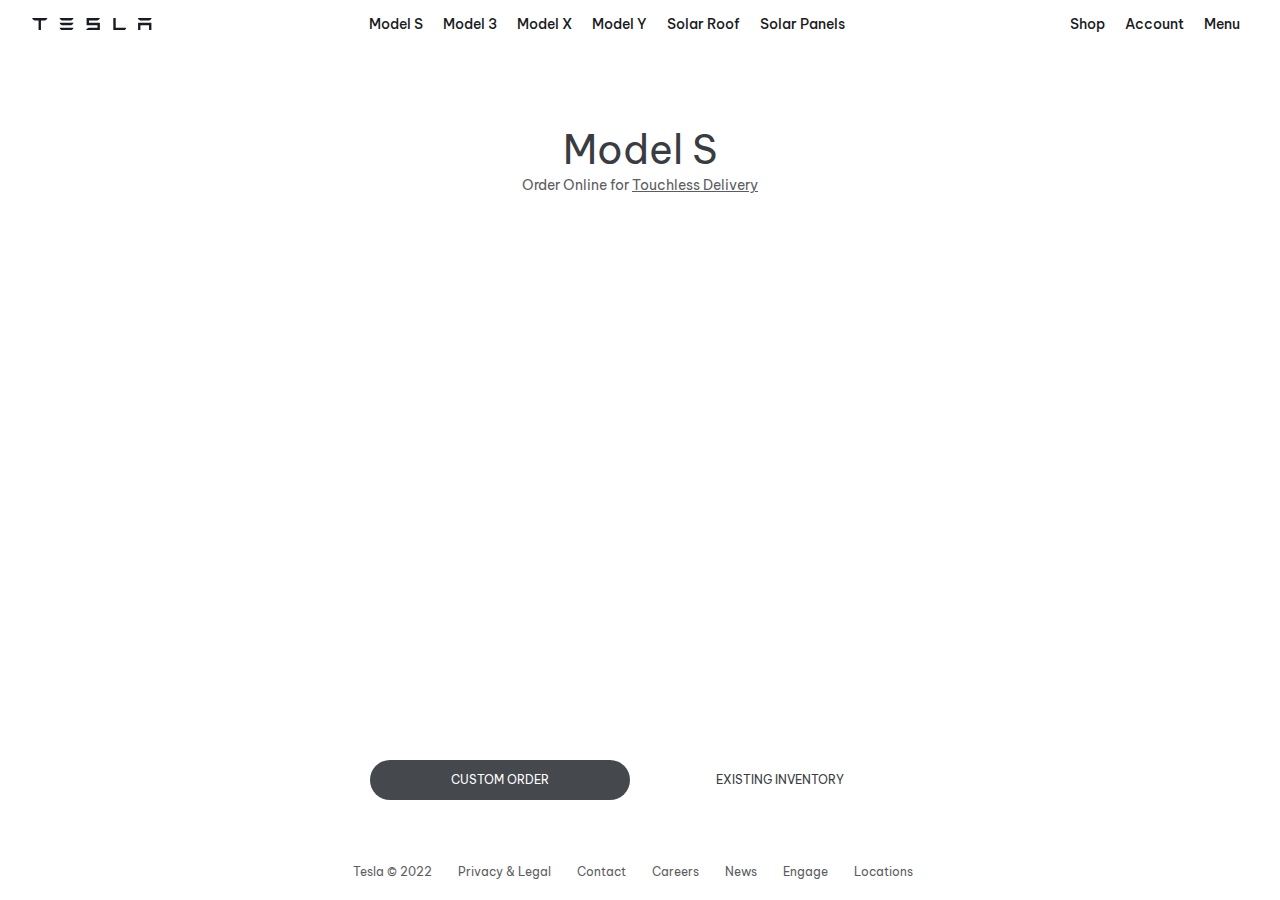
<file: views/index.html>
<!DOCTYPE html>
<html lang="en">
  <head>
    <meta charset="UTF-8" />
    <meta http-equiv="X-UA-Compatible" content="IE=edge" />
    <meta name="viewport" content="width=device-width, initial-scale=1.0" />
    <title>Tesla Clone Home Page</title>
    <link rel="stylesheet" href="reset.css" />
    <link rel="stylesheet" href="primary-nav.css" />
    <link rel="stylesheet" href="main-background-images.css" />
    <link rel="stylesheet" href="main.css" />
    <link rel="stylesheet" href="primary-footer.css" />
  </head>
  <body>
    <header class="primary-header">
      <nav class="primary-nav">
        <a href="index.html">
          <div class="logo-container">
            <svg
              class="tds-icon tds-icon-logo-wordmark tds-site-logo-icon"
              viewBox="0 0 342 35"
              xmlns="http://www.w3.org/2000/svg"
            >
              <path
                d="M0 .1a9.7 9.7 0 007 7h11l.5.1v27.6h6.8V7.3L26 7h11a9.8 9.8 0 007-7H0zm238.6 0h-6.8v34.8H263a9.7 9.7 0 006-6.8h-30.3V0zm-52.3 6.8c3.6-1 6.6-3.8 7.4-6.9l-38.1.1v20.6h31.1v7.2h-24.4a13.6 13.6 0 00-8.7 7h39.9v-21h-31.2v-7h24zm116.2 28h6.7v-14h24.6v14h6.7v-21h-38zM85.3 7h26a9.6 9.6 0 007.1-7H78.3a9.6 9.6 0 007 7zm0 13.8h26a9.6 9.6 0 007.1-7H78.3a9.6 9.6 0 007 7zm0 14.1h26a9.6 9.6 0 007.1-7H78.3a9.6 9.6 0 007 7zM308.5 7h26a9.6 9.6 0 007-7h-40a9.6 9.6 0 007 7z"
                fill="currentColor"
              ></path>
            </svg>
          </div>
        </a>
        <ul class="nav-models">
          <li><a href="#model-s">Model S</a></li>
          <li><a href="#model-3">Model 3</a></li>
          <li><a href="#model-x">Model X</a></li>
          <li><a href="#model-y">Model Y</a></li>
          <li><a href="#solar-roof">Solar Roof</a></li>
          <li><a href="#solar-panels">Solar Panels</a></li>
        </ul>

        <ul class="nav-settings">
          <li><a href="#">Shop</a></li>
          <li><a href="signin.html">Account</a></li>
          <li><a href="#">Menu</a></li>
        </ul>
      </nav>
    </header>

    <main>
      <div class="images-container">
        <section class="model-s" id="model-s">
          <div class="model-heading">
            <h1>Model S</h1>
            <p class="product-description">
              Order Online for <a href="./support.html">Touchless Delivery</a>
            </p>
          </div>
          <div class="order-anchors">
            <a href="#"><span>Custom Order</span></a>
            <a href="./existing-orders.html"><span>Existing Inventory</span></a>
          </div>
        </section>

        <section class="model-3" id="model-3">
          <div class="model-heading">
            <h1>Model 3</h1>
            <p class="product-description">
              Order Online for <a href="support.html">Touchless Delivery</a>
            </p>
          </div>
          <div class="order-anchors">
            <a href="#"><span>Custom Order</span></a>
            <a href="existing-orders.html"><span>Existing Inventory</span></a>
          </div>
        </section>

        <section class="model-x" id="model-x">
          <div class="model-heading">
            <h1>Model X</h1>
            <p class="product-description">
              Order Online for <a href="support.html">Touchless Delivery</a>
            </p>
          </div>
          <div class="order-anchors">
            <a href="#"><span>Custom Order</span></a>
            <a href="existing-orders.html"><span>Existing Inventory</span></a>
          </div>
        </section>

        <section class="model-y" id="model-y">
          <div class="model-heading">
            <h1>Model Y</h1>
            <p class="product-description">
              Order Online for <a href="support.html">Touchless Delivery</a>
            </p>
          </div>
          <div class="order-anchors">
            <a href="#"><span>Custom Order</span></a>
            <a href="existing-orders.html"><span>Existing Inventory</span></a>
          </div>
        </section>

        <section class="solar-roof" id="solar-roof">
          <div class="model-heading">
            <h1>Solar Roof</h1>
            <p class="product-description">
              Lowest Cost Solar Panels in America
            </p>
          </div>
          <div class="order-anchors">
            <a href="#"><span>Order Now</span></a>
            <a href="#"><span>Learn More</span></a>
          </div>
        </section>

        <section class="solar-panels" id="solar-panels">
          <div class="model-heading">
            <h1>Solar Panels</h1>
            <p class="product-description">
              Produce Clean Energy From Your Roof
            </p>
          </div>
          <div class="order-anchors">
            <a href="#"><span>Order Now</span></a>
            <a href="#"><span>Learn More</span></a>
          </div>
        </section>

        <section class="accessories">
          <div class="model-heading">
            <h1>Accessories</h1>
          </div>
          <div class="order-anchors">
            <a href="#"><span>Shop Now</span></a>
          </div>
        </section>
      </div>
    </main>

    <footer>
      <ul class="footer-links">
        <li><a href="#">Tesla &#169; 2022</a></li>
        <li><a href="#">Privacy & Legal</a></li>
        <li><a href="#">Contact</a></li>
        <li><a href="#">Careers</a></li>
        <li><a href="#">News</a></li>
        <li><a href="#">Engage</a></li>
        <li><a href="#">Locations</a></li>
      </ul>
    </footer>
  </body>
</html>
</file>
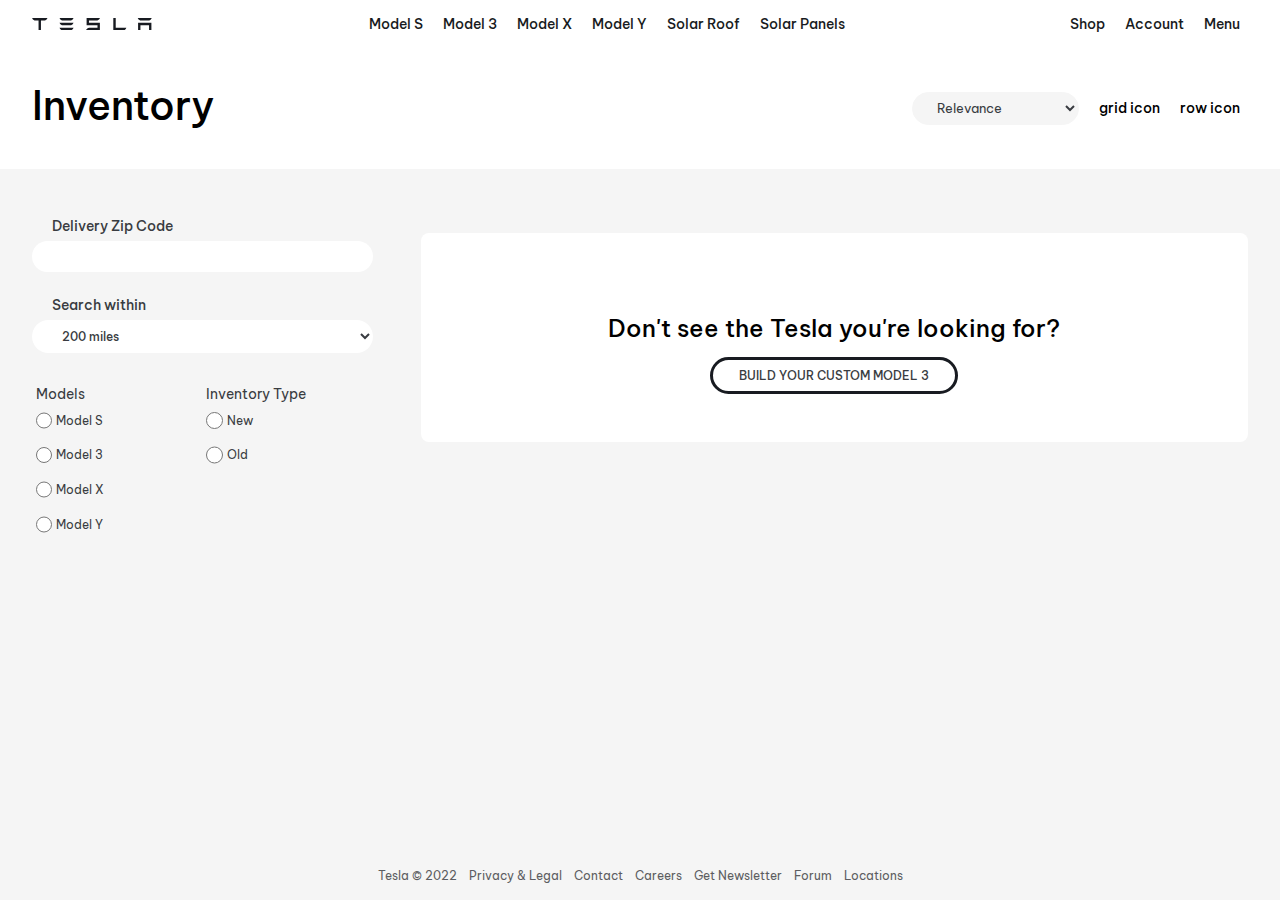
<file: views/existing-orders.html>
<!DOCTYPE html>
<html lang="en">
  <head>
    <meta charset="UTF-8" />
    <meta http-equiv="X-UA-Compatible" content="IE=edge" />
    <meta name="viewport" content="width=device-width, initial-scale=1.0" />
    <title>New & Used Electric Cars | Tesla Clone</title>
    <link rel="stylesheet" href="existing-orders.css" />
  </head>
  <body>
    <div class="page-container">
      <header class="primary-header">
        <nav class="primary-nav">
          <a href="index.html">
            <div class="logo-container">
              <svg
                class="tds-icon tds-icon-logo-wordmark tds-site-logo-icon"
                viewBox="0 0 342 35"
                xmlns="http://www.w3.org/2000/svg"
              >
                <path
                  d="M0 .1a9.7 9.7 0 007 7h11l.5.1v27.6h6.8V7.3L26 7h11a9.8 9.8 0 007-7H0zm238.6 0h-6.8v34.8H263a9.7 9.7 0 006-6.8h-30.3V0zm-52.3 6.8c3.6-1 6.6-3.8 7.4-6.9l-38.1.1v20.6h31.1v7.2h-24.4a13.6 13.6 0 00-8.7 7h39.9v-21h-31.2v-7h24zm116.2 28h6.7v-14h24.6v14h6.7v-21h-38zM85.3 7h26a9.6 9.6 0 007.1-7H78.3a9.6 9.6 0 007 7zm0 13.8h26a9.6 9.6 0 007.1-7H78.3a9.6 9.6 0 007 7zm0 14.1h26a9.6 9.6 0 007.1-7H78.3a9.6 9.6 0 007 7zM308.5 7h26a9.6 9.6 0 007-7h-40a9.6 9.6 0 007 7z"
                  fill="currentColor"
                ></path>
              </svg>
            </div>
          </a>
          <ul class="nav-models">
            <li><a href="index.html#model-s">Model S</a></li>
            <li><a href="index.html#model-3">Model 3</a></li>
            <li><a href="index.html#model-x">Model X</a></li>
            <li><a href="index.html#model-y">Model Y</a></li>
            <li><a href="index.html#solar-roof">Solar Roof</a></li>
            <li><a href="index.html#solar-panels">Solar Panels</a></li>
          </ul>

          <ul class="nav-settings">
            <li><a href="#">Shop</a></li>
            <li><a href="signin.html">Account</a></li>
            <li><a href="#">Menu</a></li>
          </ul>
        </nav>
      </header>
      <header class="secondary-header">
        <nav>
          <h1>Inventory</h1>
          <ul class="secondary-nav">
            <li>
              <label for="filter"></label>
              <select id="filter" name="filter">
                <option value="relevance">Relevance</option>
                <option value="price-low-high">Price: low to high</option>
                <option value="price-high-low">Price: high to low</option>
                <option value="mileage-low-high">Mileage: low to high</option>
                <option value="mileage-high-low">Mileage: high to low</option>
              </select>
            </li>
            <li><a href="#">grid icon</a></li>
            <li><a href="#">row icon</a></li>
          </ul>
        </nav>
      </header>

      <div class="main-container">
        <aside>
          <div class="zip-search-container">
            <div class="zip-code">
              <label for="zip-code">Delivery Zip Code</label>
              <input type="text" id="zip-code" />
            </div>
            <div class="search-radius">
              <label for="search-within">Search within</label>
              <select name="search-within" id="search-within">
                <!-- <div class="arrow-svg-container">
                <svg
                  class="tds-icon tds-icon--inline tds-icon-arrow"
                  viewBox="0 0 30 30"
                  xmlns="http://www.w3.org/2000/svg"
                >
                  <path
                    stroke="var(--tds-icon--fill, #171a20)"
                    stroke-width="1.5"
                    d="M10.5 17.5l4.5-4 4.5 4"
                    fill="none"
                    stroke-linecap="round"
                    stroke-linejoin="round"
                    transform="rotate(180 15 15)"
                  ></path>
                </svg>
              </div> -->
                <option value="200">200 miles</option>
                <option value="150">150 miles</option>
                <option value="100">100 miles</option>
                <option value="50">50 miles</option>
              </select>
            </div>
          </div>

          <div class="model-inventory">
            <div class="radio-models">
              <p>Models</p>
              <div>
                <input type="radio" name="model" id="model-s" value="model-s" />
                <label for="model-s">Model S</label>
              </div>
              <div>
                <input type="radio" name="model" id="model-3" value="model-3" />
                <label for="model-3">Model 3</label>
              </div>
              <div>
                <input type="radio" name="model" id="model-x" value="model-x" />
                <label for="model-x">Model X</label>
              </div>
              <div>
                <input type="radio" name="model" id="model-y" value="model-y" />
                <label for="model-s">Model Y</label>
              </div>
            </div>
            <div class="radio-inventory">
              <p>Inventory Type</p>
              <div>
                <input type="radio" name="inventory" id="new" value="new" />
                <label for="new">New</label>
              </div>
              <div>
                <input type="radio" name="inventory" id="old" value="old" />
                <label for="old">Old</label>
              </div>
            </div>
          </div>
        </aside>

        <div class="search-container">
          <div class="search-result">
            <h2>Don't see the Tesla you're looking for?</h2>
            <button type="button" id="search-result-button">
              Build Your Custom Model 3
            </button>
          </div>
        </div>
      </div>

      <footer>
        <ul class="footer-links">
          <li><a href="#">Tesla &#169; 2022</a></li>
          <li><a href="#">Privacy & Legal</a></li>
          <li><a href="#">Contact</a></li>
          <li><a href="#">Careers</a></li>
          <li><a href="#">Get Newsletter</a></li>
          <li><a href="#">Forum</a></li>
          <li><a href="#">Locations</a></li>
        </ul>
      </footer>
    </div>
  </body>
</html>
</file>
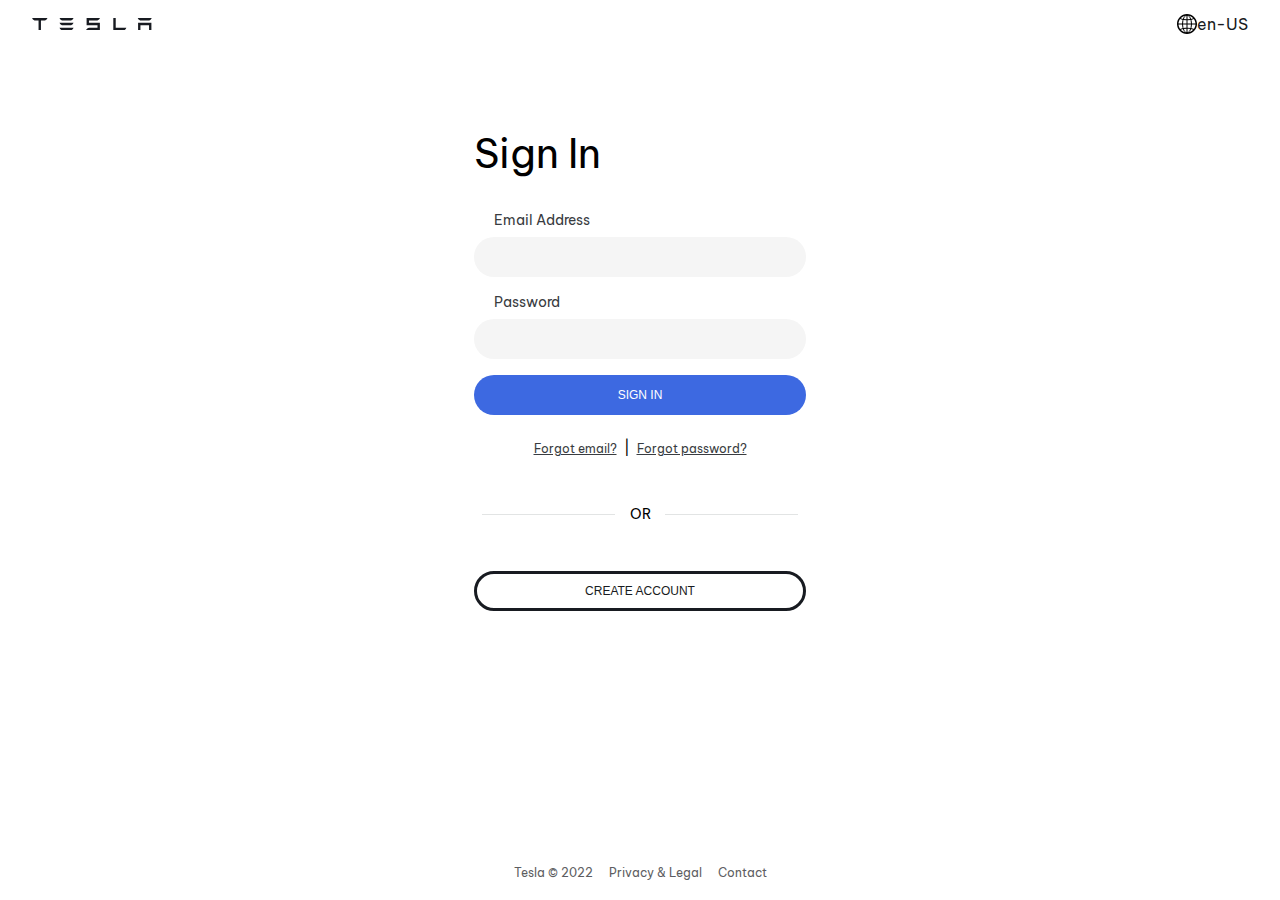
<file: views/signin.html>
<!DOCTYPE html>
<html lang="en">
  <head>
    <meta charset="UTF-8" />
    <meta http-equiv="X-UA-Compatible" content="IE=edge" />
    <meta name="viewport" content="width=device-width, initial-scale=1.0" />
    <title>Sign In Clone</title>
    <link rel="stylesheet" href="signin.css" />
  </head>
  <body>
    <header>
      <nav>
        <a href="index.html">
          <div class="logo-container">
            <svg
              class="tds-icon tds-icon-logo-wordmark tds-site-logo-icon"
              viewBox="0 0 342 35"
              xmlns="http://www.w3.org/2000/svg"
            >
              <path
                d="M0 .1a9.7 9.7 0 007 7h11l.5.1v27.6h6.8V7.3L26 7h11a9.8 9.8 0 007-7H0zm238.6 0h-6.8v34.8H263a9.7 9.7 0 006-6.8h-30.3V0zm-52.3 6.8c3.6-1 6.6-3.8 7.4-6.9l-38.1.1v20.6h31.1v7.2h-24.4a13.6 13.6 0 00-8.7 7h39.9v-21h-31.2v-7h24zm116.2 28h6.7v-14h24.6v14h6.7v-21h-38zM85.3 7h26a9.6 9.6 0 007.1-7H78.3a9.6 9.6 0 007 7zm0 13.8h26a9.6 9.6 0 007.1-7H78.3a9.6 9.6 0 007 7zm0 14.1h26a9.6 9.6 0 007.1-7H78.3a9.6 9.6 0 007 7zM308.5 7h26a9.6 9.6 0 007-7h-40a9.6 9.6 0 007 7z"
                fill="currentColor"
              ></path>
            </svg>
          </div>
        </a>
        <div class="language-selector">
          <a href="#">
            <svg
              width="20px"
              height="20px"
              viewBox="0 0 20 20"
              version="1.1"
              xmlns="http://www.w3.org/2000/svg"
              xmlns:xlink="http://www.w3.org/1999/xlink"
              role="img"
              aria-hidden="true"
            >
              <title>Icons/globe</title>
              <g
                id="sign-in"
                stroke="none"
                stroke-width="1"
                fill="none"
                fill-rule="evenodd"
              >
                <g
                  id="SIGNIN_TOOLTIP"
                  transform="translate(-303.000000, -110.000000)"
                >
                  <g id="nav" transform="translate(0.000000, 92.000000)">
                    <g
                      id="language-picker"
                      transform="translate(298.000000, 13.000000)"
                    >
                      <g id="globe" transform="translate(5.000000, 5.000000)">
                        <path
                          d="M10.5,1 L10.5,5.306 L10.5288889,5.30606717 C12.9762963,5.25172399 15.1333333,4.81697862 17,4.00183105 L17,5 C15.126276,5.78071834 12.9599818,6.195724 10.5011176,6.24501699 L10.5,9.495 L19.5,9.495 L19.5,10.495 L10.5,10.495 L10.5010649,13.754982 C12.784979,13.8007628 14.8164759,14.1620651 16.5955556,14.8388889 L17,15 L17,15.9981689 C15,15.1247965 12.6666667,14.6881104 10,14.6881104 L10.5,14.693 L10.5,19 L9.5,19 L9.49987473,14.6933192 C7.04060097,14.7449565 4.87397606,15.1805167 3,16 L3,16 L3,15 C5,14.1666667 7.33333333,13.75 10,13.75 L9.5,13.755 L9.5,10.495 L0.5,10.495 L0.5,9.495 L9.5,9.495 L9.5,6.244 L9.47111111,6.24444444 C7.0237037,6.19259259 4.86666667,5.77777778 3,5 L3,4 C4.8739899,4.81948932 7.04063298,5.25504996 9.49992923,5.30668192 L9.5,1 L10.5,1 Z"
                          id="lines"
                          fill="#000000"
                        ></path>
                        <path
                          d="M10.0011079,1.25 C10.5722505,1.25 11.1134284,1.46775805 11.6086408,1.84731382 C12.1710694,2.27838751 12.6726543,2.91358597 13.0959933,3.69693683 C13.9677409,5.31002719 14.5,7.53980359 14.5,10 C14.5,12.4601964 13.9677409,14.6899728 13.0959933,16.3030632 C12.6726543,17.086414 12.1710694,17.7216125 11.6086408,18.1526862 C11.1134284,18.5322419 10.5722505,18.75 10.0011079,18.75 C9.42984041,18.75 8.88843826,18.5321574 8.39296255,18.1524732 C7.83028222,17.7212898 7.32838886,17.0859471 6.90476968,16.3024252 C6.03267273,14.6894033 5.5,12.4598851 5.5,10 C5.5,7.54011491 6.03267273,5.3105967 6.90476968,3.69757476 C7.32838886,2.91405289 7.83028222,2.27871018 8.39296255,1.84752684 C8.88843826,1.46784257 9.42984041,1.25 10.0011079,1.25 Z"
                          id="oval"
                          stroke="#000000"
                        ></path>
                        <path
                          d="M10,0 C15.5228475,0 20,4.4771525 20,10 C20,15.5228475 15.5228475,20 10,20 C4.4771525,20 0,15.5228475 0,10 C0,4.4771525 4.4771525,0 10,0 Z M10,1.5 C5.30557963,1.5 1.5,5.30557963 1.5,10 C1.5,14.6944204 5.30557963,18.5 10,18.5 C14.6944204,18.5 18.5,14.6944204 18.5,10 C18.5,5.30557963 14.6944204,1.5 10,1.5 Z"
                          id="ring"
                          fill="#000000"
                        ></path>
                      </g>
                    </g>
                  </g>
                </g>
              </g>
            </svg>
            <span>en-US</span>
          </a>
        </div>
      </nav>
    </header>
    <main>
      <form method="POST">
        <fieldset>
          <legend>Sign In</legend>
          <div class="email">
            <label for="email">Email Address</label>
            <input id="email" type="text" name="email" />
          </div>

          <div class="password">
            <label for="password">Password</label>
            <input id="password" type="password" name="password" />
          </div>

          <div class="submit-btn">
            <button type="submit">Sign In</button>
          </div>

          <div class="forgot">
            <a href="#">Forgot email?</a>
            <span>|</span>
            <a href="#">Forgot password?</a>
          </div>

          <span class="lines">OR</span>

          <div class="create-account">
            <button type="button" id="create-account">Create Account</button>
          </div>
        </fieldset>
      </form>
    </main>

    <footer>
      <ul class="footer-links">
        <li><a href="#">Tesla &#169; 2022</a></li>
        <li><a href="#">Privacy & Legal</a></li>
        <li><a href="#">Contact</a></li>
      </ul>
    </footer>
  </body>
</html>
</file>
<file: views/primary-nav.css>
@import url("https://fonts.googleapis.com/css2?family=Be+Vietnam+Pro:wght@300;400&display=swap");

* {
  box-sizing: border-box;
  scroll-behavior: smooth;
}

body {
  font-family: "Be Vietnam Pro", sans-serif;
  position: relative;
  width: 100vw;
  height: 100vh;
}

.primary-header {
  position: absolute;
  width: 100%;
  z-index: 1000;
  top: 0;
}

.logo-container {
  height: 30px;
  width: 120px;
  display: flex;
  align-items: center;
}

.primary-nav {
  display: flex;
  justify-content: space-between;
  align-items: center;
  height: 48px;
  padding: 0 32px;
  color: #181b21;
}

.primary-nav ul li {
  display: inline-block;
  list-style: none;
  font-size: 14px;
  font-weight: 500;
  padding: 4px 8px;
}

.primary-nav li a,
.primary-nav a {
  text-decoration: none;
  color: inherit;
}
</file>
<file: views/main-background-images.css>
.model-s {
  background-image: url(https://tesla-cdn.thron.com/delivery/public/image/tesla/676da95d-942e-414c-8534-f1832f0d4ced/bvlatuR/std/3296x1798/ms-homepage-desktop);
}

.model-3 {
  background-image: url(https://tesla-cdn.thron.com/delivery/public/image/tesla/e90a341e-f9ca-4aa1-8eab-94afea118786/bvlatuR/std/2880x1800/M3-Homepage-D);
}

.model-x {
  background-image: url(https://tesla-cdn.thron.com/delivery/public/image/tesla/325743a2-d187-4e28-91a3-5a2e47e317f7/bvlatuR/std/2880x1800/ModelX-Homepage-D);
}

.model-y {
  background-image: url(https://tesla-cdn.thron.com/delivery/public/image/tesla/8e2df1b9-a4bf-4eb9-beec-2cf5cc77fca0/bvlatuR/std/2880x2400/Desktop-ModelY?quality=70);
}

.solar-roof {
  background-image: url(https://tesla-cdn.thron.com/delivery/public/image/tesla/c877126e-0db5-409d-a412-04fc94b59b76/bvlatuR/std/2880x1800/HP-SR-Design-D);
}

.solar-panels {
  background-image: url(https://tesla-cdn.thron.com/delivery/public/image/tesla/16b04537-a4be-4bf9-8637-86862a858da8/bvlatuR/std/2880x1800/_25-HP-SolarPanels-D);
}

.accessories {
  background-image: url(https://tesla-cdn.thron.com/delivery/public/image/tesla/dd739764-bcaa-4263-9488-8c73bc9fb046/bvlatuR/std/2880x2400/Desktop-Accessories);
}
</file>
<file: views/main.css>
/* removes double y axis scrollbar and keeps functionality */
.images-container::-webkit-scrollbar {
  display: none;
}

/* start of full view scroll snap feature*/
.images-container {
  scroll-snap-type: y proximity;
  height: 100vh;
  width: 100vw;
  overflow-y: scroll;
  overflow-x: hidden;
}

section {
  height: 100vh;
  width: 100vw;
  background-position: center center;
  background-size: cover;
  scroll-snap-align: center;
  position: relative;
  display: flex;
  justify-content: center;
}
/* end of full view scroll snap feature */

/* start - container for h1  */
.model-heading {
  position: absolute;
  top: 14%;
  text-align: center;
}

h1 {
  font-size: 40px;
  color: #393c41;
  padding: 4px 0;
}

.product-description,
.product-description a {
  color: #5c5d61;
  font-size: 14px;
  padding: 4px 0;
}
/* end - container for h1 */

/* start - ordering buttons div */
.order-anchors {
  position: absolute;
  bottom: 10%;
  display: flex;
  /* border: 2px red solid; */
}

.order-anchors a {
  display: flex;
  justify-content: center;
  align-items: center;
  width: 260px;
  height: 40px;
  margin: 10px;
  padding: 4px 24px;
  background-color: #ffffffa6;
  border-radius: 32px;
  text-decoration: none;
  font-weight: 400;
}

.order-anchors a:first-of-type {
  background-color: #171a20cc;
}

.order-anchors a:first-of-type span {
  color: #ffffff;
}

.order-anchors a span {
  text-transform: uppercase;
  font-size: 12px;
  color: #393c41;
}

/* end - ordering buttons div */
</file>
<file: views/primary-footer.css>
footer {
  position: relative;
}

.footer-links {
  position: absolute;
  display: flex;
  justify-content: center;
  width: 100%;
  bottom: 16px;
}

.footer-links li {
  display: inline-block;
  list-style: none;
  margin: 6px;
}

.footer-links a {
  font-size: 12px;
  color: #5c5d61;
  text-decoration: none;
  margin-right: 14px;
}
</file>
<file: views/signin.css>
@import url("https://fonts.googleapis.com/css2?family=Be+Vietnam+Pro:wght@300;400&display=swap");

* {
  margin: 0;
  padding: 0;
  box-sizing: border-box;
  scroll-behavior: smooth;
}

body {
  font-family: "Be Vietnam Pro", sans-serif;
  position: relative;
  /* border: 1px solid red; */
  width: 100vw;
  height: 100vh;
}

header {
  position: absolute;
  width: 100%;
  z-index: 1000;
  top: 0;
}

nav {
  /* border: 2px blue solid; */
  display: flex;
  justify-content: space-between;
  align-items: center;
  height: 48px;
  padding: 0 32px;
  color: #181b21;
}

nav ul li {
  display: inline-block;
  list-style: none;
  font-size: 14px;
  font-weight: 500;
  padding: 4px 8px;
}

nav li a,
nav a {
  text-decoration: none;
  color: inherit;
}

main {
  display: flex;
  flex-direction: column;
  align-items: center;
  width: 100%;
  height: 100%;
  /* border: 4px solid green; */
}

form {
  /* border: 2px solid red; */
  display: flex;
  justify-content: center;
  margin-top: 10%;
}

fieldset {
  border: none;
}

label {
  padding: 0 8px 0 20px;
  margin-bottom: 8px;
  font-size: 14px;
  color: #393c41;
}

legend {
  display: block;
  font-size: 40px;
  margin-bottom: 24px;
}

form fieldset div {
  display: flex;
  justify-content: center;
  flex-direction: column;
  padding: 8px 0;
}

form fieldset div input {
  height: 40px;
  width: 332px;
  border: none;
  border-radius: 32px;
  background-color: #f5f5f5;
  padding: 0 20px;
}

form fieldset div button {
  height: 40px;
  width: 332px;
  border: none;
  border-radius: 20px;
  background-color: #3d69e1;
  color: #ffffff;
  text-transform: uppercase;
  font-size: 12px;
}

.language-selector a {
  display: flex;
  justify-content: center;
  align-items: center;
  /* border: 1px solid pink; */
}

.submit-btn {
  margin: 8px 0;
  padding: 0;
}

#create-account {
  background-color: #ffffff;
  border: 3px solid #181b21;
  color: #181b21;
}

.forgot {
  display: flex;
  /* border: 2px solid purple; */
  justify-content: center;
  align-items: center;
  font-size: 12px;
  flex-direction: row;
  margin-top: 16px;
}

.forgot span {
  padding: 0 7px;
  font-size: 14px;
}

.forgot a {
  color: #393c41;
  /* text-decoration: none; */
  display: inline;
}

.logo-container {
  height: 30px;
  width: 120px;
  display: flex;
  align-items: center;
}

.lines {
  display: flex;
  justify-content: space-between;
  align-items: center;
  font-size: 14px;
  margin: 40px 0;
}

footer {
  position: relative;
  display: flex;
  justify-content: center;
}

.footer-links {
  position: absolute;
  bottom: 16px;
  display: flex;
  justify-content: space-between;
  font-size: 12px;
  color: #5c5d61;
}

.footer-links li {
  list-style: none;
  display: inline-block;
  padding: 4px 8px;
}

.footer-links li a {
  text-decoration: none;
  color: inherit;
}

/* creates the thin line around "OR" span */

.lines::before {
  display: block;
  height: 1px;
  margin: 0 8px;
  width: 40%;
  background-color: #e2e4e4;
  content: "";
}

.lines::after {
  display: block;
  height: 1px;
  margin: 0 8px;
  width: 40%;
  background-color: #e2e4e4;
  content: "";
}

input:focus {
  outline: none;
  border: 1px solid #d8d9da;
}

.submit-btn button:hover {
  background-color: #3457b2;
}

#create-account:hover {
  background-color: #181b21;
  color: #ffffff;
}
</file>
<file: views/existing-orders.css>
/* start of reset and font */

@import url("https://fonts.googleapis.com/css2?family=Be+Vietnam+Pro:wght@300;400&display=swap");

* {
  margin: 0;
  padding: 0;
  box-sizing: border-box;
  scroll-behavior: smooth;
  font-family: "Be Vietnam Pro", sans-serif;
}

body {
  position: relative;
  /* border: 1px solid red; */
  width: 100vw;
  height: 100vh;
  background-color: #f5f5f5;
}

.page-container {
  display: flex;
  flex-direction: column;
}

/* start of navigation bar */
.primary-header {
  width: 100%;
  z-index: 1000;
  top: 0;
  background-color: #ffffff;
}

.logo-container {
  height: 30px;
  width: 120px;
  display: flex;
  align-items: center;
}

.primary-nav {
  /* border: 2px blue solid; */
  display: flex;
  justify-content: space-between;
  align-items: center;
  height: 48px;
  padding: 0 32px;
  color: #181b21;
  background-color: #ffffff;
}

.secondary-header {
  /* border: 1px solid purple; */
  position: sticky;
  padding: 32px;
  background-color: #ffffff;
}

.secondary-header nav {
  display: flex;
  justify-content: space-between;
}

.secondary-nav {
  display: inline-block;
}

.primary-nav ul li,
.secondary-nav li {
  display: inline-block;
  list-style: none;
  font-size: 14px;
  font-weight: 500;
  padding: 4px 8px;
  /* border: 1px solid green; */
}

h1 {
  font-size: 40px;
  font-weight: 500;
  display: inline-block;
  /* border: 1px solid green; */
}

li {
  list-style-position: inside;
  margin: 8px 0;
}

header a {
  text-decoration: none;
  color: inherit;
}

#filter {
  border-radius: 20px;
  background-color: #f5f5f5;
  border: 1px solid whitesmoke;
  color: #393c41;
  padding: 6px 0 6px 20px;
}
/* start of main */

.main-container {
  /* border: 4px solid red; */
  display: flex;
  height: 100%;
  justify-content: space-between;
  padding: 0 32px;
}

aside {
  /* border: 1px solid blue; */
  width: 30%;
  padding: 48px 24px 48px 0;
}

.search-container {
  /* border: 2px solid green; */
  padding: 64px 0 128px 24px;
  width: 70%;
}

.zip-search-container label {
  padding-left: 20px;
  color: #5c5d61;
  font-size: 14px;
  font-weight: 500;
}

.search-result {
  background-color: #ffffff;
  padding: 48px 24px;
  text-align: center;
  /* border: 2px solid blue; */
  border-radius: 8px;
}

h2 {
  font-size: 24px;
  font-weight: 500;
  padding-top: 32px;
  padding-bottom: 8px;
}

#search-result-button,
.zip-code input,
.search-radius select {
  text-transform: uppercase;
  border-radius: 32px;
  font-size: 12px;
  padding: 8px 26px;
  margin-top: 6px;
  background-color: #ffffff;
  color: #393c41;
  font-weight: 500;
  border: 3px solid #181b21;
}

.zip-code label,
.search-radius label {
  display: block;
  color: #393c41;
}

.zip-code input,
.search-radius select {
  border: none;
  width: 100%;
  text-transform: none;
}

.zip-code,
.search-radius {
  margin-bottom: 24px;
  /* border: 1px solid green; */
}

.model-inventory {
  display: flex;
  /* border: 1px solid pink; */
}

.radio-models,
.radio-inventory {
  /* border: 1px solid orange; */
  width: 50%;
}
.radio-models div,
.radio-inventory div {
  padding: 4px;
  display: flex;
  align-items: center;
}

.radio-models label,
.radio-inventory label,
.model-inventory p {
  font-size: 12px;
  padding-left: 4px;
  color: #393c41;
}

.model-inventory p {
  font-size: 14px;
  padding-top: 8px;
}

.radio-models div input,
.radio-inventory div input {
  border: 0px;
  width: 10%;
  height: 2em;
}

/* footer is currently fixed to all sections,
original site has it appear when scrolled to bottom
*/
footer {
  position: absolute;
  display: flex;
  justify-content: center;
  bottom: 0px;
  width: 100%;
}

.footer-links {
  /* border: 2px orange solid; */
  /* bottom: 16px; */
  display: flex;
  justify-content: center;
  width: 100%;
  background-color: #f5f5f5;
  padding: 10px 0;
}

.footer-links li {
  list-style: none;
  display: inline-block;
  margin: 6px;
}

.footer-links li a {
  text-decoration: none;
  color: #5c5d61;
  font-size: 12px;
}

/* psuedo class for buttons and input */

#search-result-button:hover {
  background-color: #181b21;
  color: #ffffff;
}

input[type="radio"]:checked {
  accent-color: black;
}
</file>
